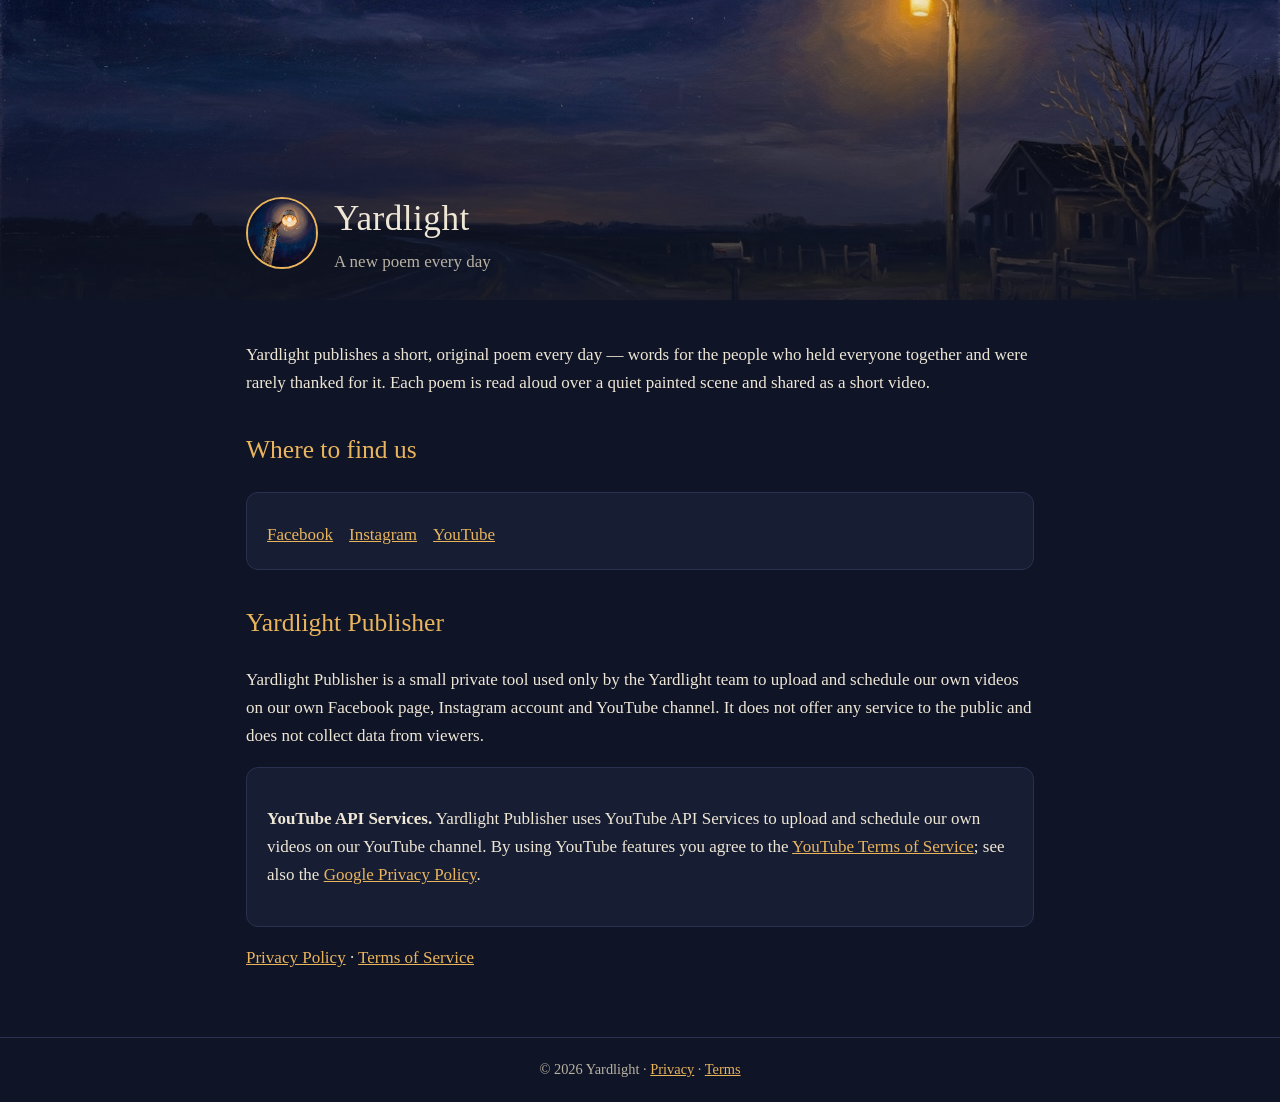
<file: index.html>
<!doctype html>
<html lang="en">
<head>
<meta charset="utf-8">
<meta name="viewport" content="width=device-width,initial-scale=1">
<title>Yardlight — A new poem every day</title>
<meta name="description" content="Yardlight publishes a short original poem every day, read aloud over a painted scene.">
<link rel="icon" href="logo_120.png">
<link rel="stylesheet" href="style.css">
</head>
<body>
<header><div class="brand"><img src="logo.png" alt="Yardlight logo"><div><h1>Yardlight</h1><p>A new poem every day</p></div></div></header>
<main>
<p>Yardlight publishes a short, original poem every day — words for the people who held everyone together and were rarely thanked for it. Each poem is read aloud over a quiet painted scene and shared as a short video.</p>

<h2>Where to find us</h2>
<div class="card">
<nav>
<a href="https://www.facebook.com/1369205602935325">Facebook</a>
<a href="https://www.instagram.com/yardlight_/">Instagram</a>
<a href="https://www.youtube.com/@yardlightpoems">YouTube</a>
</nav>
</div>

<h2>Yardlight Publisher</h2>
<p>Yardlight Publisher is a small private tool used only by the Yardlight team to upload and schedule our own videos on our own Facebook page, Instagram account and YouTube channel. It does not offer any service to the public and does not collect data from viewers.</p>
<div class="card">
<p><strong>YouTube API Services.</strong> Yardlight Publisher uses YouTube API Services to upload and schedule our own videos on our YouTube channel. By using YouTube features you agree to the <a href="https://www.youtube.com/t/terms">YouTube Terms of Service</a>; see also the <a href="https://policies.google.com/privacy">Google Privacy Policy</a>.</p>
</div>
<p><a href="privacy.html">Privacy Policy</a> · <a href="terms.html">Terms of Service</a></p>
</main>
<footer>© 2026 Yardlight · <a href="privacy.html">Privacy</a> · <a href="terms.html">Terms</a></footer>
</body>
</html>
</file>
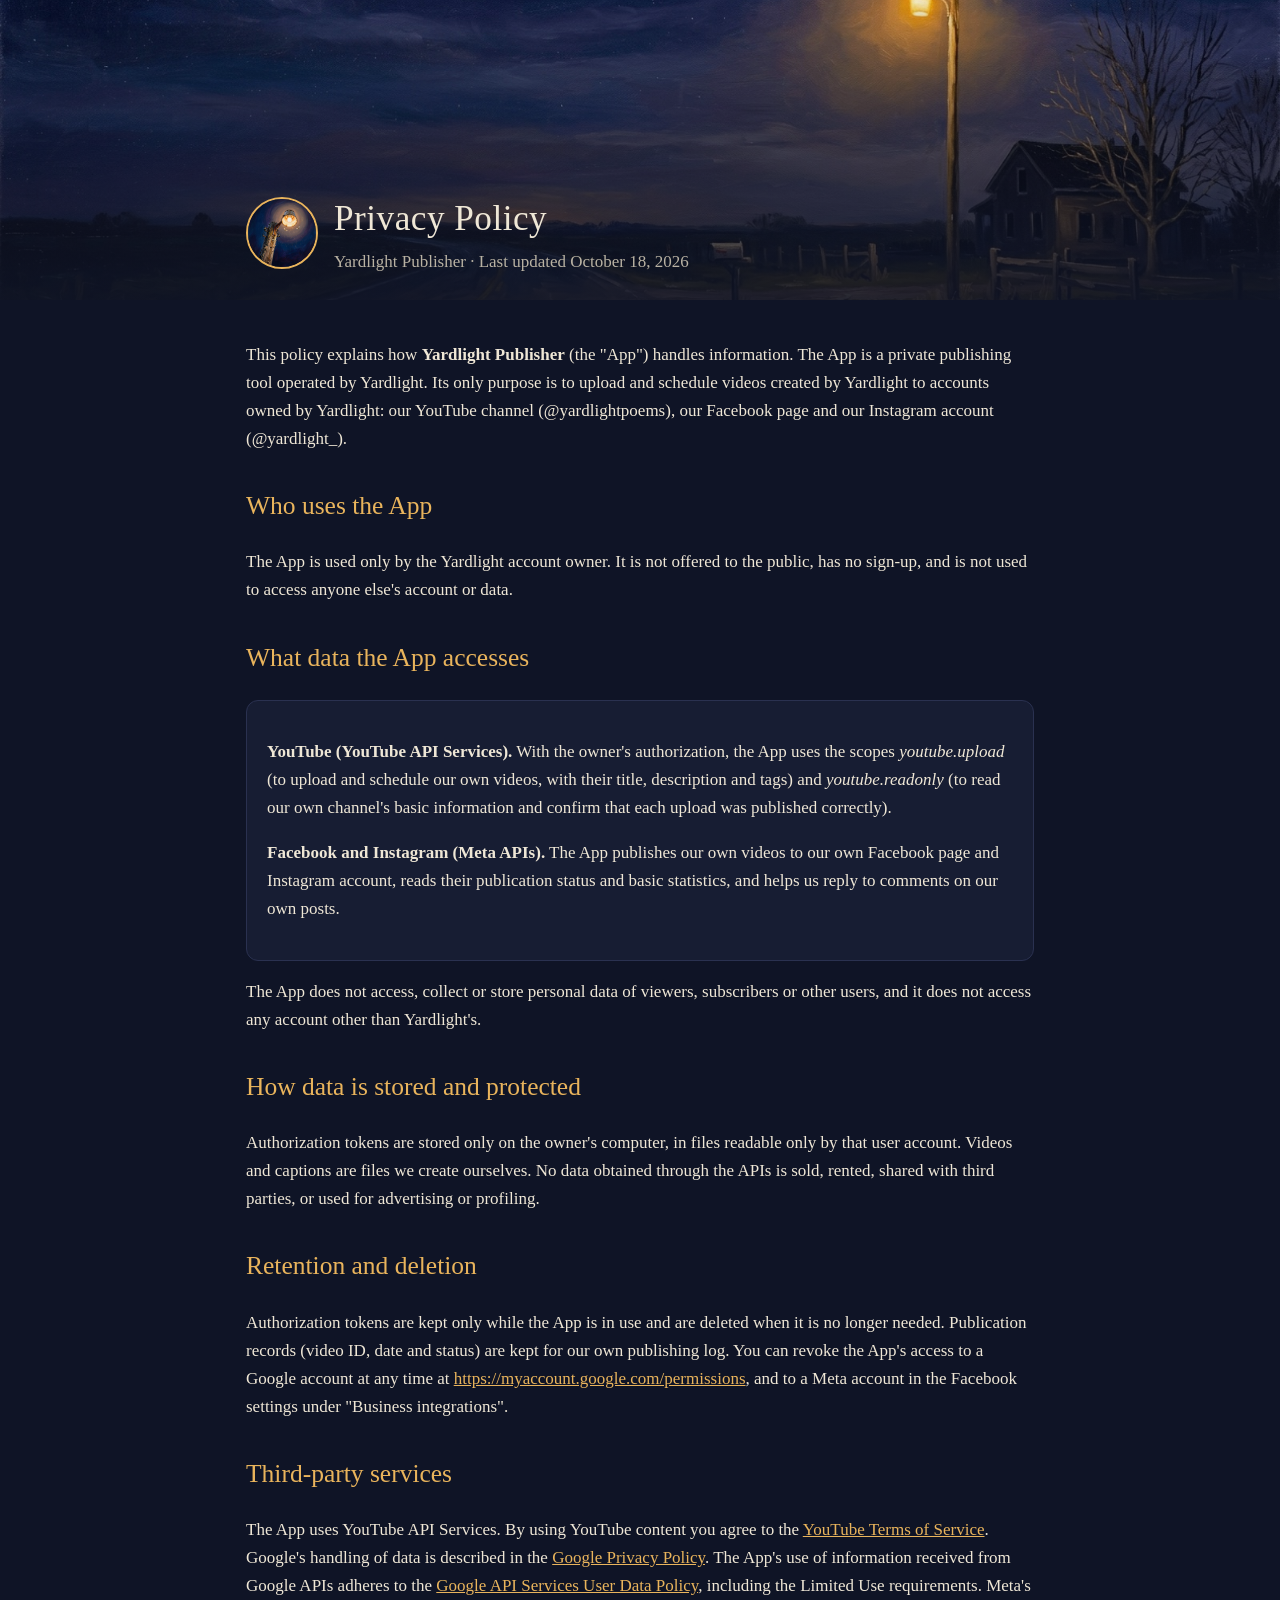
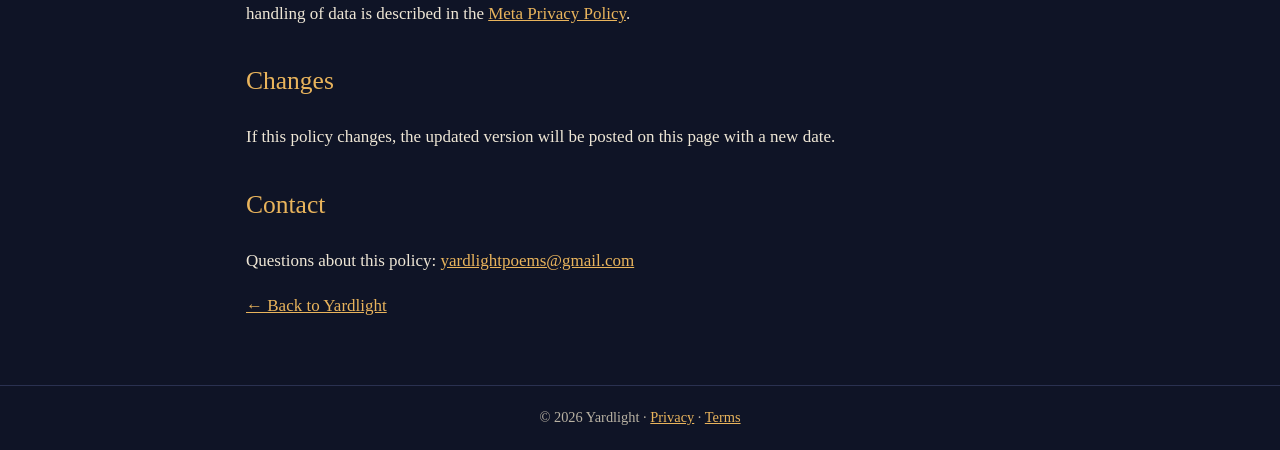
<file: privacy.html>
<!doctype html>
<html lang="en">
<head>
<meta charset="utf-8">
<meta name="viewport" content="width=device-width,initial-scale=1">
<title>Privacy Policy — Yardlight</title>
<link rel="icon" href="logo_120.png">
<link rel="stylesheet" href="style.css">
</head>
<body>
<header><div class="brand"><img src="logo.png" alt="Yardlight logo"><div><h1>Privacy Policy</h1><p>Yardlight Publisher · Last updated October 18, 2026</p></div></div></header>
<main>
<p>This policy explains how <strong>Yardlight Publisher</strong> (the "App") handles information. The App is a private publishing tool operated by Yardlight. Its only purpose is to upload and schedule videos created by Yardlight to accounts owned by Yardlight: our YouTube channel (@yardlightpoems), our Facebook page and our Instagram account (@yardlight_).</p>

<h2>Who uses the App</h2>
<p>The App is used only by the Yardlight account owner. It is not offered to the public, has no sign-up, and is not used to access anyone else's account or data.</p>

<h2>What data the App accesses</h2>
<div class="card">
<p><strong>YouTube (YouTube API Services).</strong> With the owner's authorization, the App uses the scopes <em>youtube.upload</em> (to upload and schedule our own videos, with their title, description and tags) and <em>youtube.readonly</em> (to read our own channel's basic information and confirm that each upload was published correctly).</p>
<p><strong>Facebook and Instagram (Meta APIs).</strong> The App publishes our own videos to our own Facebook page and Instagram account, reads their publication status and basic statistics, and helps us reply to comments on our own posts.</p>
</div>
<p>The App does not access, collect or store personal data of viewers, subscribers or other users, and it does not access any account other than Yardlight's.</p>

<h2>How data is stored and protected</h2>
<p>Authorization tokens are stored only on the owner's computer, in files readable only by that user account. Videos and captions are files we create ourselves. No data obtained through the APIs is sold, rented, shared with third parties, or used for advertising or profiling.</p>

<h2>Retention and deletion</h2>
<p>Authorization tokens are kept only while the App is in use and are deleted when it is no longer needed. Publication records (video ID, date and status) are kept for our own publishing log. You can revoke the App's access to a Google account at any time at <a href="https://myaccount.google.com/permissions">https://myaccount.google.com/permissions</a>, and to a Meta account in the Facebook settings under "Business integrations".</p>

<h2>Third-party services</h2>
<p>The App uses YouTube API Services. By using YouTube content you agree to the <a href="https://www.youtube.com/t/terms">YouTube Terms of Service</a>. Google's handling of data is described in the <a href="https://policies.google.com/privacy">Google Privacy Policy</a>. The App's use of information received from Google APIs adheres to the <a href="https://developers.google.com/terms/api-services-user-data-policy">Google API Services User Data Policy</a>, including the Limited Use requirements. Meta's handling of data is described in the <a href="https://www.facebook.com/privacy/policy/">Meta Privacy Policy</a>.</p>

<h2>Changes</h2>
<p>If this policy changes, the updated version will be posted on this page with a new date.</p>

<h2>Contact</h2>
<p>Questions about this policy: <a href="mailto:yardlightpoems@gmail.com">yardlightpoems@gmail.com</a></p>
<p><a href="index.html">← Back to Yardlight</a></p>
</main>
<footer>© 2026 Yardlight · <a href="privacy.html">Privacy</a> · <a href="terms.html">Terms</a></footer>
</body>
</html>
</file>
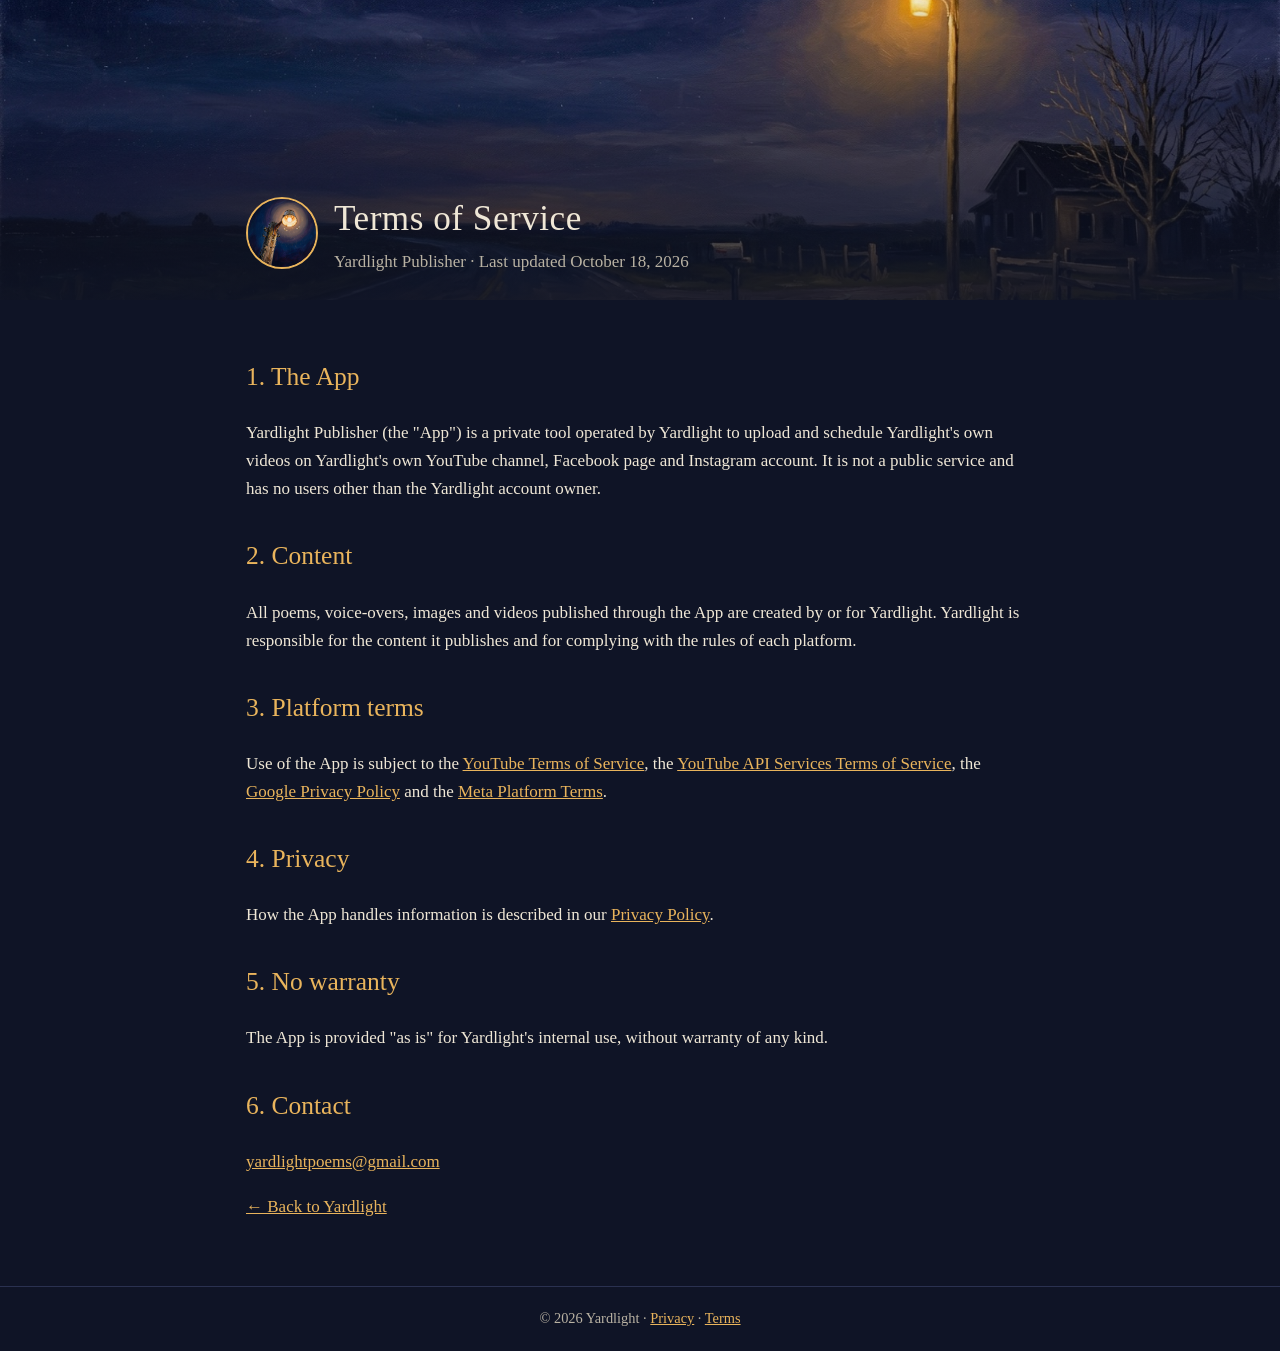
<file: terms.html>
<!doctype html>
<html lang="en">
<head>
<meta charset="utf-8">
<meta name="viewport" content="width=device-width,initial-scale=1">
<title>Terms of Service — Yardlight</title>
<link rel="icon" href="logo_120.png">
<link rel="stylesheet" href="style.css">
</head>
<body>
<header><div class="brand"><img src="logo.png" alt="Yardlight logo"><div><h1>Terms of Service</h1><p>Yardlight Publisher · Last updated October 18, 2026</p></div></div></header>
<main>
<h2>1. The App</h2>
<p>Yardlight Publisher (the "App") is a private tool operated by Yardlight to upload and schedule Yardlight's own videos on Yardlight's own YouTube channel, Facebook page and Instagram account. It is not a public service and has no users other than the Yardlight account owner.</p>

<h2>2. Content</h2>
<p>All poems, voice-overs, images and videos published through the App are created by or for Yardlight. Yardlight is responsible for the content it publishes and for complying with the rules of each platform.</p>

<h2>3. Platform terms</h2>
<p>Use of the App is subject to the <a href="https://www.youtube.com/t/terms">YouTube Terms of Service</a>, the <a href="https://developers.google.com/youtube/terms/api-services-terms-of-service">YouTube API Services Terms of Service</a>, the <a href="https://policies.google.com/privacy">Google Privacy Policy</a> and the <a href="https://developers.facebook.com/terms/">Meta Platform Terms</a>.</p>

<h2>4. Privacy</h2>
<p>How the App handles information is described in our <a href="privacy.html">Privacy Policy</a>.</p>

<h2>5. No warranty</h2>
<p>The App is provided "as is" for Yardlight's internal use, without warranty of any kind.</p>

<h2>6. Contact</h2>
<p><a href="mailto:yardlightpoems@gmail.com">yardlightpoems@gmail.com</a></p>
<p><a href="index.html">← Back to Yardlight</a></p>
</main>
<footer>© 2026 Yardlight · <a href="privacy.html">Privacy</a> · <a href="terms.html">Terms</a></footer>
</body>
</html>
</file>
<file: style.css>
:root{--bg:#0f1426;--card:#171d33;--text:#efe7d6;--muted:#b9b2a3;--gold:#e9b45c;--line:#2a3150}
*{box-sizing:border-box}
body{margin:0;background:var(--bg);color:var(--text);font:17px/1.65 Georgia,"Times New Roman",serif}
a{color:var(--gold)}
header{position:relative;min-height:300px;background:url(banner.jpg) center/cover no-repeat;display:flex;align-items:flex-end}
header::after{content:"";position:absolute;inset:0;background:linear-gradient(180deg,rgba(15,20,38,.05) 0%,rgba(15,20,38,.9) 100%)}
.brand{position:relative;z-index:1;display:flex;gap:16px;align-items:center;padding:24px 16px;max-width:820px;margin:0 auto;width:100%}
.brand img{width:72px;height:72px;border-radius:50%;border:2px solid var(--gold)}
.brand h1{margin:0;font-weight:normal;font-size:2.2rem;letter-spacing:.5px}
.brand p{margin:0;color:var(--muted)}
main{max-width:820px;margin:0 auto;padding:24px 16px 48px}
h2{font-weight:normal;color:var(--gold);margin-top:2rem}
.card{background:var(--card);border:1px solid var(--line);border-radius:12px;padding:20px;margin:16px 0}
nav{display:flex;flex-wrap:wrap;gap:16px;margin:8px 0 0}
footer{border-top:1px solid var(--line);color:var(--muted);font-size:.9rem;text-align:center;padding:20px 16px}
small{color:var(--muted)}
</file>
